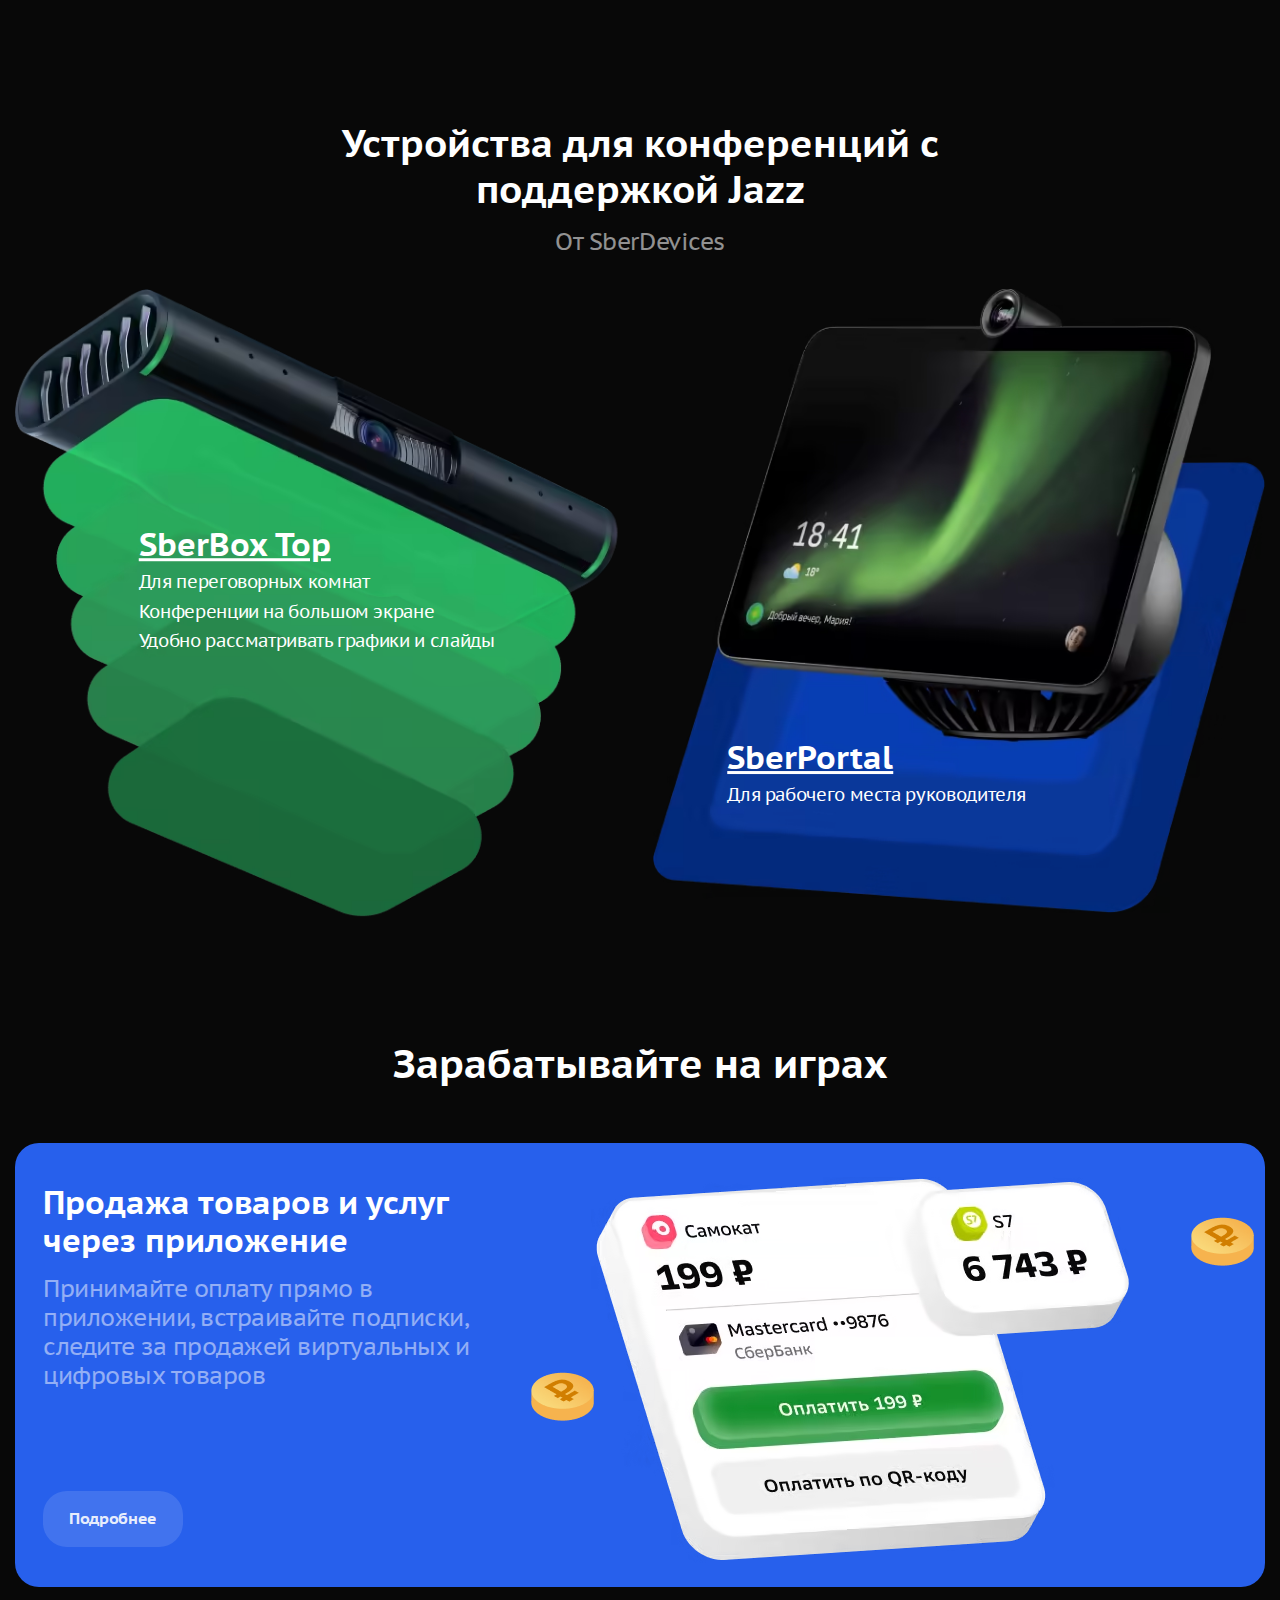
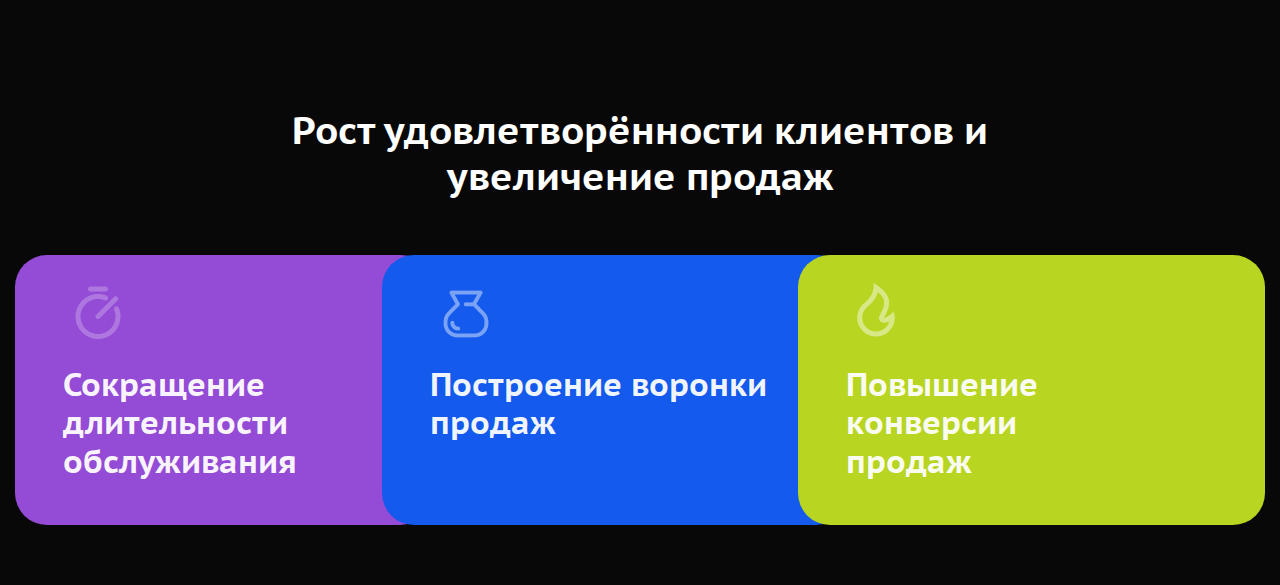
<file: index.html>
<!DOCTYPE html>
<html lang="ru">
	<head>
		<meta charset="utf-8" />
		<meta http-equiv="X-UA-Compatible" content="IE=edge" />
		<meta name="viewport" content="width=device-width, initial-scale=1" />
		<meta name="description" content="Описание сайта" />
		<meta name="robots" content="noodp" />
		<meta name="keywords" content="gulp, nunjucks, webpack" />
		<meta name="theme-color" content="#fff" />
		<meta
			name="apple-mobile-web-app-status-bar-style"
			content="black-translucent"
		/>
		<link rel="icon" href="img/favicons/favicon.svg" />
		<link rel="apple-touch-icon" href="apple-touch-icon.png" />
		<link rel="manifest" href="manifest.json" />
		<link rel="preconnect" href="https://fonts.googleapis.com" />
		<link rel="preconnect" href="https://fonts.gstatic.com" crossorigin />
		<link
			href="https://fonts.googleapis.com/css2?family=PT+Sans+Caption:wght@400;700&display=swap"
			rel="stylesheet"
		/>
		<link rel="stylesheet" href="styles/main.css" />
		<title>GULP</title>
	</head>
	<body>
		<div class="o-page__wrapper">
			
 
	<main class="main">
		<section class="m-welcome">
	<div class="o-container">
		<h1 class="main-title o-visually-hidden">SberDevices</h1>

		<section class="jazz-devices section--padd">
			<h2 class="title title--mw title--ma title--mb-16">
				Устройства для конференций с поддержкой Jazz
			</h2>
			<p class="subtitle subtitle--mb-32">От SberDevices</p>

			<div class="o-row o-row--gap">
				<div class="o-col">
					<div class="picture-wrapper picture-wrapper--p">
						<picture>
							<source srcset="./img/SberBox-Top.avif" type="image/avif" />
							<source srcset="./img/SberBox-Top.webp" type="image/webp" />
							<source srcset="./img/SberBox-Top.png" type="image/png" />
							<img
								class="tm-img"
								src="./img/SberBox-Top.png"
								alt="SberBox-Top"
								width="640"
								height="660"
							/>
						</picture>

						<div class="picture__text">
							<h3 class="picture__title">SberBox Top</h3>
							<ul class="list-traits">
								<li class="list-traits__item">Для переговорных комнат</li>
								<li class="list-traits__item">Конференции на большом экране</li>
								<li class="list-traits__item">
									Удобно рассматривать графики и слайды
								</li>
							</ul>
						</div>
					</div>
				</div>
				<div class="o-col">
					<div class="picture-wrapper picture-wrapper--p">
						<picture>
							<source srcset="./img/SberPortal.avif" type="image/avif" />
							<source srcset="./img/SberPortal.webp" type="image/webp" />
							<source srcset="./img/SberPortal.png" type="image/png" />
							<img
								class="tm-img"
								src="./img/SberPortal.png"
								alt="SberPortal"
								width="642"
								height="656"
							/>
						</picture>
						<div class="picture__text">
							<h3 class="picture__title">SberPortal</h3>
							<ul class="list-traits">
								<li class="list-traits__item">
									Для рабочего места руководителя
								</li>
							</ul>
						</div>
					</div>
				</div>
			</div>
		</section>
		<section class="money-games section--padd">
			<h2 class="title title--ma title--mb-56">Зарабатывайте на играх</h2>
			<div class="money-games__content">
				<div class="money-games__column">
					<div class="block-text">
						<h3 class="block-text__title title--mb-16">
							Продажа товаров и услуг через приложение
						</h3>
						<p class="block-text__text">
							Принимайте оплату прямо в приложении, встраивайте подписки,
							следите за продажей виртуальных и цифровых товаров
						</p>
					</div>
					<a href="#" class="btn-more">Подробнее</a>
				</div>
				<div class="money-games__column">
					<div class="img-info">
						<div class="picture-wrapper">
							<picture>
								<source srcset="./img/money-games.avif" type="image/avif" />
								<source srcset="./img/money-games.webp" type="image/webp" />
								<source srcset="./img/money-games.png" type="image/png" />
								<img
									class="mg-img"
									src="./img/money-games.png"
									alt="Image"
									width="544"
									height="386"
								/>
							</picture>
						</div>
					</div>
				</div>
			</div>
		</section>

		<section class="result section--padd">
			<h2 class="title title--mw title--ma title--mb-56">
				Рост удовлетворённости клиентов и увеличение продаж
			</h2>
			<div class="result__content">
				<div class="result__col">
					<p class="result__col-text">Сокращение длительности обслуживания</p>
				</div>
				<div class="result__col">
					<p class="result__col-text">Построение воронки продаж</p>
				</div>
				<div class="result__col">
					<p class="result__col-text">Повышение конверсии продаж</p>
				</div>
			</div>
		</section>
	</div>
</section>

	</main>
 
		</div>
		
		<script src="js/main.js"></script>
	</body>
</html>
</file>
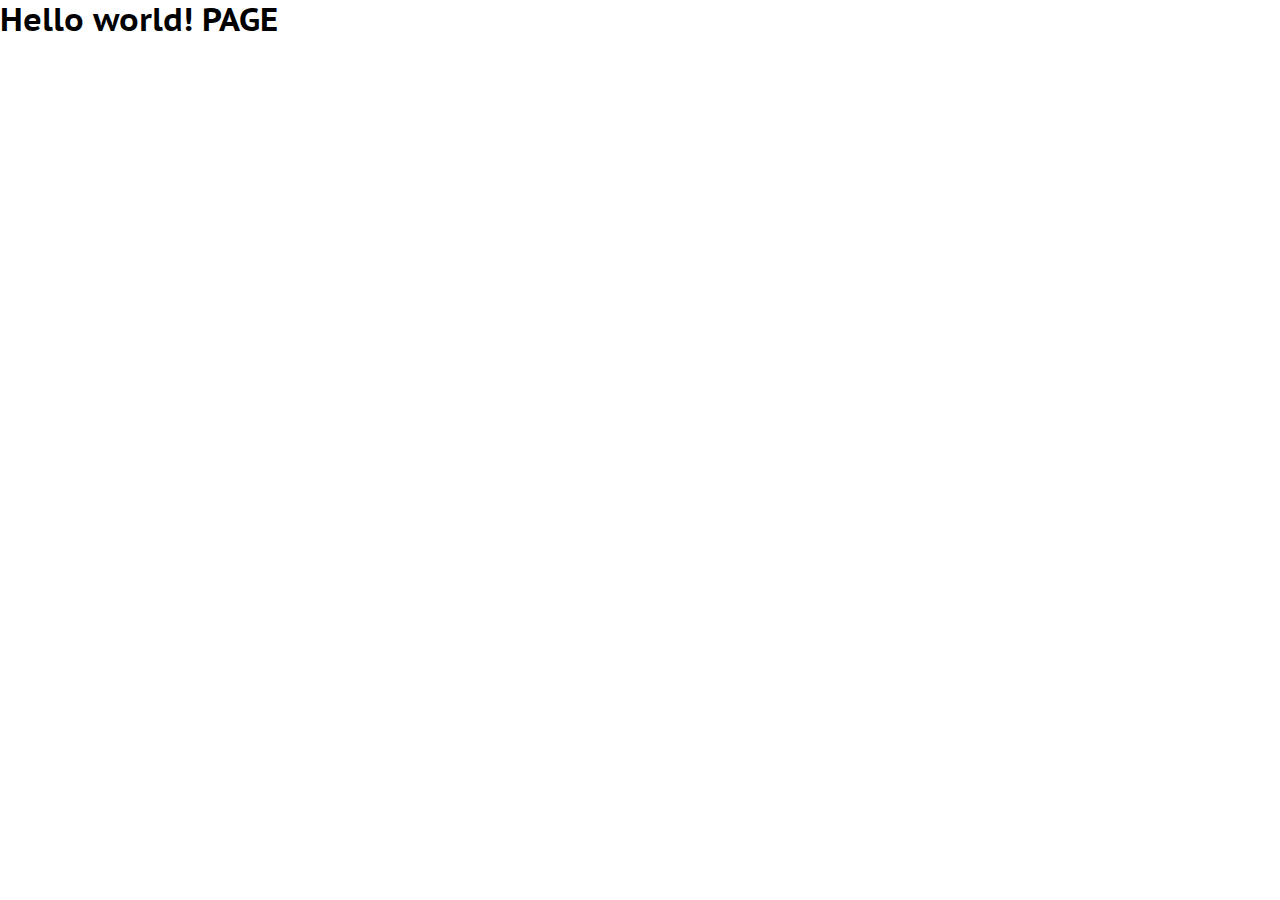
<file: page.html>
<!DOCTYPE html>
<html lang="ru">
	<head>
		<meta charset="utf-8" />
		<meta http-equiv="X-UA-Compatible" content="IE=edge" />
		<meta name="viewport" content="width=device-width, initial-scale=1" />
		<meta name="description" content="Описание сайта" />
		<meta name="robots" content="noodp" />
		<meta name="keywords" content="gulp, nunjucks, webpack" />
		<meta name="theme-color" content="#fff" />
		<meta
			name="apple-mobile-web-app-status-bar-style"
			content="black-translucent"
		/>
		<link rel="icon" href="img/favicons/favicon.svg" />
		<link rel="apple-touch-icon" href="apple-touch-icon.png" />
		<link rel="manifest" href="manifest.json" />
		<link rel="preconnect" href="https://fonts.googleapis.com" />
		<link rel="preconnect" href="https://fonts.gstatic.com" crossorigin />
		<link
			href="https://fonts.googleapis.com/css2?family=PT+Sans+Caption:wght@400;700&display=swap"
			rel="stylesheet"
		/>
		<link rel="stylesheet" href="styles/main.css" />
		<title>GULP</title>
	</head>
	<body>
		<div class="o-page__wrapper">
			
 
    <h1>Hello world! PAGE</h1>
 
		</div>
		
		<script src="js/main.js"></script>
	</body>
</html>
</file>
<file: styles/main.css>
:root {
  --font-family: "PT Sans Caption", sans-serif;
  --content-width: 1310px;
  --container-offset: 15px;
  --container-width: calc(var(--content-width) + (var(--container-offset) * 2));
  --light-color: #fff;
}

/*
=== FONTS ===
*/
/*
=== GRADIENT ===
*/
/*! normalize.css v8.0.1 | MIT License | github.com/necolas/normalize.css */
/* Document
   ========================================================================== */
/**
 * 1. Correct the line height in all browsers.
 * 2. Prevent adjustments of font size after orientation changes in iOS.
 */
html {
  line-height: 1.15; /* 1 */
  -webkit-text-size-adjust: 100%; /* 2 */
}

/* Sections
   ========================================================================== */
/**
 * Remove the margin in all browsers.
 */
body {
  margin: 0;
}

/**
 * Render the `main` element consistently in IE.
 */
main {
  display: block;
}

/**
 * Correct the font size and margin on `h1` elements within `section` and
 * `article` contexts in Chrome, Firefox, and Safari.
 */
h1 {
  font-size: 2em;
  margin: 0.67em 0;
}

/* Grouping content
   ========================================================================== */
/**
 * 1. Add the correct box sizing in Firefox.
 * 2. Show the overflow in Edge and IE.
 */
hr {
  -webkit-box-sizing: content-box;
  box-sizing: content-box; /* 1 */
  height: 0; /* 1 */
  overflow: visible; /* 2 */
}

/**
 * 1. Correct the inheritance and scaling of font size in all browsers.
 * 2. Correct the odd `em` font sizing in all browsers.
 */
pre {
  font-family: monospace, monospace; /* 1 */
  font-size: 1em; /* 2 */
}

/* Text-level semantics
   ========================================================================== */
/**
 * Remove the gray background on active links in IE 10.
 */
a {
  background-color: transparent;
}

/**
 * 1. Remove the bottom border in Chrome 57-
 * 2. Add the correct text decoration in Chrome, Edge, IE, Opera, and Safari.
 */
abbr[title] {
  border-bottom: none; /* 1 */
  text-decoration: underline; /* 2 */
  -webkit-text-decoration: underline dotted;
  text-decoration: underline dotted; /* 2 */
}

/**
 * Add the correct font weight in Chrome, Edge, and Safari.
 */
b,
strong {
  font-weight: bolder;
}

/**
 * 1. Correct the inheritance and scaling of font size in all browsers.
 * 2. Correct the odd `em` font sizing in all browsers.
 */
code,
kbd,
samp {
  font-family: monospace, monospace; /* 1 */
  font-size: 1em; /* 2 */
}

/**
 * Add the correct font size in all browsers.
 */
small {
  font-size: 80%;
}

/**
 * Prevent `sub` and `sup` elements from affecting the line height in
 * all browsers.
 */
sub,
sup {
  font-size: 75%;
  line-height: 0;
  position: relative;
  vertical-align: baseline;
}

sub {
  bottom: -0.25em;
}

sup {
  top: -0.5em;
}

/* Embedded content
   ========================================================================== */
/**
 * Remove the border on images inside links in IE 10.
 */
img {
  border-style: none;
}

/* Forms
   ========================================================================== */
/**
 * 1. Change the font styles in all browsers.
 * 2. Remove the margin in Firefox and Safari.
 */
button,
input,
optgroup,
select,
textarea {
  font-family: inherit; /* 1 */
  font-size: 100%; /* 1 */
  line-height: 1.15; /* 1 */
  margin: 0; /* 2 */
}

/**
 * Show the overflow in IE.
 * 1. Show the overflow in Edge.
 */
button,
input { /* 1 */
  overflow: visible;
}

/**
 * Remove the inheritance of text transform in Edge, Firefox, and IE.
 * 1. Remove the inheritance of text transform in Firefox.
 */
button,
select { /* 1 */
  text-transform: none;
}

/**
 * Correct the inability to style clickable types in iOS and Safari.
 */
button,
[type=button],
[type=reset],
[type=submit] {
  -webkit-appearance: button;
}

/**
 * Remove the inner border and padding in Firefox.
 */
button::-moz-focus-inner,
[type=button]::-moz-focus-inner,
[type=reset]::-moz-focus-inner,
[type=submit]::-moz-focus-inner {
  border-style: none;
  padding: 0;
}

/**
 * Restore the focus styles unset by the previous rule.
 */
button:-moz-focusring,
[type=button]:-moz-focusring,
[type=reset]:-moz-focusring,
[type=submit]:-moz-focusring {
  outline: 1px dotted ButtonText;
}

/**
 * Correct the padding in Firefox.
 */
fieldset {
  padding: 0.35em 0.75em 0.625em;
}

/**
 * 1. Correct the text wrapping in Edge and IE.
 * 2. Correct the color inheritance from `fieldset` elements in IE.
 * 3. Remove the padding so developers are not caught out when they zero out
 *    `fieldset` elements in all browsers.
 */
legend {
  -webkit-box-sizing: border-box;
  box-sizing: border-box; /* 1 */
  color: inherit; /* 2 */
  display: table; /* 1 */
  max-width: 100%; /* 1 */
  padding: 0; /* 3 */
  white-space: normal; /* 1 */
}

/**
 * Add the correct vertical alignment in Chrome, Firefox, and Opera.
 */
progress {
  vertical-align: baseline;
}

/**
 * Remove the default vertical scrollbar in IE 10+.
 */
textarea {
  overflow: auto;
}

/**
 * 1. Add the correct box sizing in IE 10.
 * 2. Remove the padding in IE 10.
 */
[type=checkbox],
[type=radio] {
  -webkit-box-sizing: border-box;
  box-sizing: border-box; /* 1 */
  padding: 0; /* 2 */
}

/**
 * Correct the cursor style of increment and decrement buttons in Chrome.
 */
[type=number]::-webkit-inner-spin-button,
[type=number]::-webkit-outer-spin-button {
  height: auto;
}

/**
 * 1. Correct the odd appearance in Chrome and Safari.
 * 2. Correct the outline style in Safari.
 */
[type=search] {
  -webkit-appearance: textfield; /* 1 */
  outline-offset: -2px; /* 2 */
}

/**
 * Remove the inner padding in Chrome and Safari on macOS.
 */
[type=search]::-webkit-search-decoration {
  -webkit-appearance: none;
}

/**
 * 1. Correct the inability to style clickable types in iOS and Safari.
 * 2. Change font properties to `inherit` in Safari.
 */
::-webkit-file-upload-button {
  -webkit-appearance: button; /* 1 */
  font: inherit; /* 2 */
}

/* Interactive
   ========================================================================== */
/*
 * Add the correct display in Edge, IE 10+, and Firefox.
 */
details {
  display: block;
}

/*
 * Add the correct display in all browsers.
 */
summary {
  display: list-item;
}

/* Misc
   ========================================================================== */
/**
 * Add the correct display in IE 10+.
 */
template {
  display: none;
}

/**
 * Add the correct display in IE 10.
 */
[hidden] {
  display: none;
}

html {
  scroll-behavior: smooth;
  -webkit-box-sizing: border-box;
  box-sizing: border-box;
}

*,
*::before,
*::after {
  -webkit-box-sizing: inherit;
  box-sizing: inherit;
}

body {
  font-family: var(--font-family);
  margin: 0;
  font-weight: 400;
  line-height: 1.2;
}

h1,
h2,
h3,
h4,
h5,
h6 {
  margin: 0;
  padding: 0;
}

p {
  margin: 0;
  padding: 0;
}

picture {
  display: block;
}

img {
  display: block;
  height: auto;
  max-width: 100%;
  -o-object-fit: cover;
  object-fit: cover;
}

a {
  display: inline-block;
  color: inherit;
  text-decoration: none;
}

ul,
ol {
  margin: 0;
  padding: 0;
  list-style: none;
}

a,
button,
input,
select,
textarea {
  outline: 0 !important;
}

button {
  display: inline-block;
  font-family: inherit;
  font-size: inherit;
  font-weight: inherit;
  line-height: normal;
  text-align: center;
  border: 0;
  cursor: pointer;
}

.m-welcome {
  background-color: #080808;
  color: var(--light-color);
  padding-top: 60px;
}

.section--padd {
  padding-top: 60px;
  padding-bottom: 60px;
}

.title {
  font-weight: 600;
  font-size: clamp(32px, 3vw, 48px);
  text-align: center;
  color: inherit;
}

.title--mw {
  max-width: 750px;
}

.title--ma {
  margin: 0 auto;
}

.title--mb-16 {
  margin-bottom: 16px;
}

.title--mb-56 {
  margin-bottom: 56px;
}

.subtitle {
  font-size: 24px;
  letter-spacing: -0.02em;
  text-align: center;
  color: rgba(255, 255, 255, 0.56);
}

.subtitle--mb-32 {
  margin-bottom: 32px;
}
.o-row--gap {
  gap: 25px;
}

.picture-wrapper--p {
  position: relative;
}

.picture__text {
  position: absolute;
  top: 47%;
  left: 50%;
  -webkit-transform: translate(-50%, -47%);
  transform: translate(-50%, -47%);
  max-width: 365px;
  width: 100%;
}

.o-col:nth-child(2) .picture__text {
  bottom: 12%;
  left: 42%;
  -webkit-transform: translateX(-42%, -12%);
  transform: translateX(-42%, -12%);
  top: auto;
}
.picture__title {
  font-weight: 600;
  font-size: clamp(24px, 3vw, 32px);
  text-decoration-line: underline;
  margin-bottom: 8px;
}

.list-traits__item {
  font-size: clamp(16px, 3vw, 18px);
  letter-spacing: -0.02em;
}
.list-traits__item:not(:last-child) {
  margin-bottom: 8px;
}

.money-games .title {
  font-size: clamp(40px, 3vw, 64px);
}

.money-games__content {
  display: -ms-grid;
  display: grid;
  -ms-grid-columns: 1fr 1.5fr;
  grid-template-columns: 1fr 1.5fr;
  gap: 24px;
  background: #2760ec;
  border-radius: 24px;
}
.money-games__column:nth-child(1) {
  display: -webkit-box;
  display: -ms-flexbox;
  display: flex;
  -webkit-box-orient: vertical;
  -webkit-box-direction: normal;
  -ms-flex-direction: column;
  flex-direction: column;
  -webkit-box-align: start;
  -ms-flex-align: start;
  align-items: flex-start;
  gap: 24px;
  height: 100%;
  padding-top: 40px;
  padding-left: 28px;
  padding-right: 10px;
  padding-bottom: 40px;
}

.money-games__column:nth-child(2) {
  padding-top: 34px;
  padding-left: 62px;
  padding-right: 10px;
  padding-bottom: 24px;
}

.block-text {
  -webkit-box-flex: 1;
  -ms-flex: 1 1 auto;
  flex: 1 1 auto;
}

.block-text__title {
  font-weight: 600;
  font-size: clamp(24px, 3vw, 32px);
}

.block-text__text {
  font-size: clamp(18px, 3vw, 24px);
  letter-spacing: -0.02em;
  text-align: left;
  color: rgba(255, 255, 255, 0.5);
}

.btn-more {
  display: inline-block;
  font-weight: 600;
  letter-spacing: -0.02em;
  color: rgba(255, 255, 255, 0.9);
  background-color: rgba(255, 255, 255, 0.12);
  border-radius: 24px;
  padding: 18px 26px;
}

.money-games .picture-wrapper {
  max-width: 544px;
  width: 100%;
}

.img-info {
  position: relative;
}
.img-info::before, .img-info::after {
  position: absolute;
  content: "";
  width: 66px;
  height: 52px;
  background-image: url("../img/money-icon.png");
  background-position: center;
  background-size: cover;
}

.img-info::before {
  top: 50%;
  left: -62px;
}

.img-info::after {
  top: 10%;
  right: 0;
}
.result .title--mw {
  max-width: 850px;
}

.result__content {
  display: -ms-grid;
  display: grid;
  -ms-grid-columns: 1fr 1fr 1fr;
  grid-template-columns: 1fr 1fr 1fr;
}

.result__col {
  border-radius: 32px;
  padding: 24px 24px 45px 48px;
}

.result__col:nth-child(1) {
  background-color: #944bd6;
}

.result__col:nth-child(2) {
  background-color: #135aed;
  margin-left: -50px;
}

.result__col:nth-child(3) {
  background-color: #b7d521;
  margin-left: -50px;
}

.result__col:nth-child(3) .result__col-text {
  max-width: 250px;
}

.result__col-text {
  font-weight: 600;
  font-size: clamp(24px, 3vw, 32px);
  color: rgba(255, 255, 255, 0.95);
}
.result__col-text:before {
  display: block;
  content: "";
  width: 70px;
  height: 70px;
  margin-bottom: 16px;
}

.result__col:nth-child(1) .result__col-text:before {
  content: url(../img/icon1.png);
}

.result__col:nth-child(2) .result__col-text:before {
  content: url(../img/icon2.png);
}

.result__col:nth-child(3) .result__col-text:before {
  content: url(../img/icon3.png);
}
.o-container {
  max-width: var(--container-width);
  margin: 0 auto;
  padding: 0 var(--container-offset);
}

.o-page__wrapper {
  overflow: hidden;
  position: relative;
}

.o-visually-hidden {
  position: absolute;
  clip: rect(0 0 0 0);
  width: 1px;
  height: 1px;
  margin: -1px;
}

.o-row {
  display: -webkit-box;
  display: -ms-flexbox;
  display: flex;
}

.o-col {
  -ms-flex-preferred-size: 100%;
  flex-basis: 100%;
}

.icon-call {
  width: 100px;
  height: 100px;
}

@media (max-width: 978.98px) {
  .o-row {
    -ms-flex-wrap: wrap;
    flex-wrap: wrap;
  }
  .o-col img {
    margin: auto;
  }
  .picture__text {
    top: 50%;
    left: 50%;
    -webkit-transform: translate(-50%, -50%);
    transform: translate(-50%, -50%);
    max-width: 250px;
  }
  .o-col:nth-child(2) .picture__text {
    bottom: 5%;
    left: 50%;
    -webkit-transform: translateX(-50%, -5%);
    transform: translateX(-50%, -5%);
  }
  .money-games__content {
    -ms-grid-columns: 1fr;
    grid-template-columns: 1fr;
  }
  .result__col {
    border-radius: clamp(16px, 3vw, 32px);
    padding: 25px 15px 65px 20px;
  }
  .result__col-text::before {
    width: 55px;
    height: 55px;
  }
  .result__content {
    -ms-grid-columns: 1fr;
    grid-template-columns: 1fr;
  }
  .result__col:nth-child(3) .result__col-text {
    max-width: 100%;
  }
  .result__col:nth-child(2) {
    margin-left: 0;
    margin-top: -45px;
  }
  .result__col:nth-child(3) {
    margin-left: 0;
    margin-top: -45px;
  }
}

@media (max-width: 698.98px) {
  .img-info {
    position: relative;
  }
  .img-info::before, .img-info::after {
    width: 33px;
    height: 25px;
  }
  .img-info::before {
    top: auto;
    left: -25px;
    bottom: 10%;
  }
  .img-info::after {
    top: 50%;
    right: 5px;
  }
}
/*# sourceMappingURL=maps/main.css.map */
</file>
